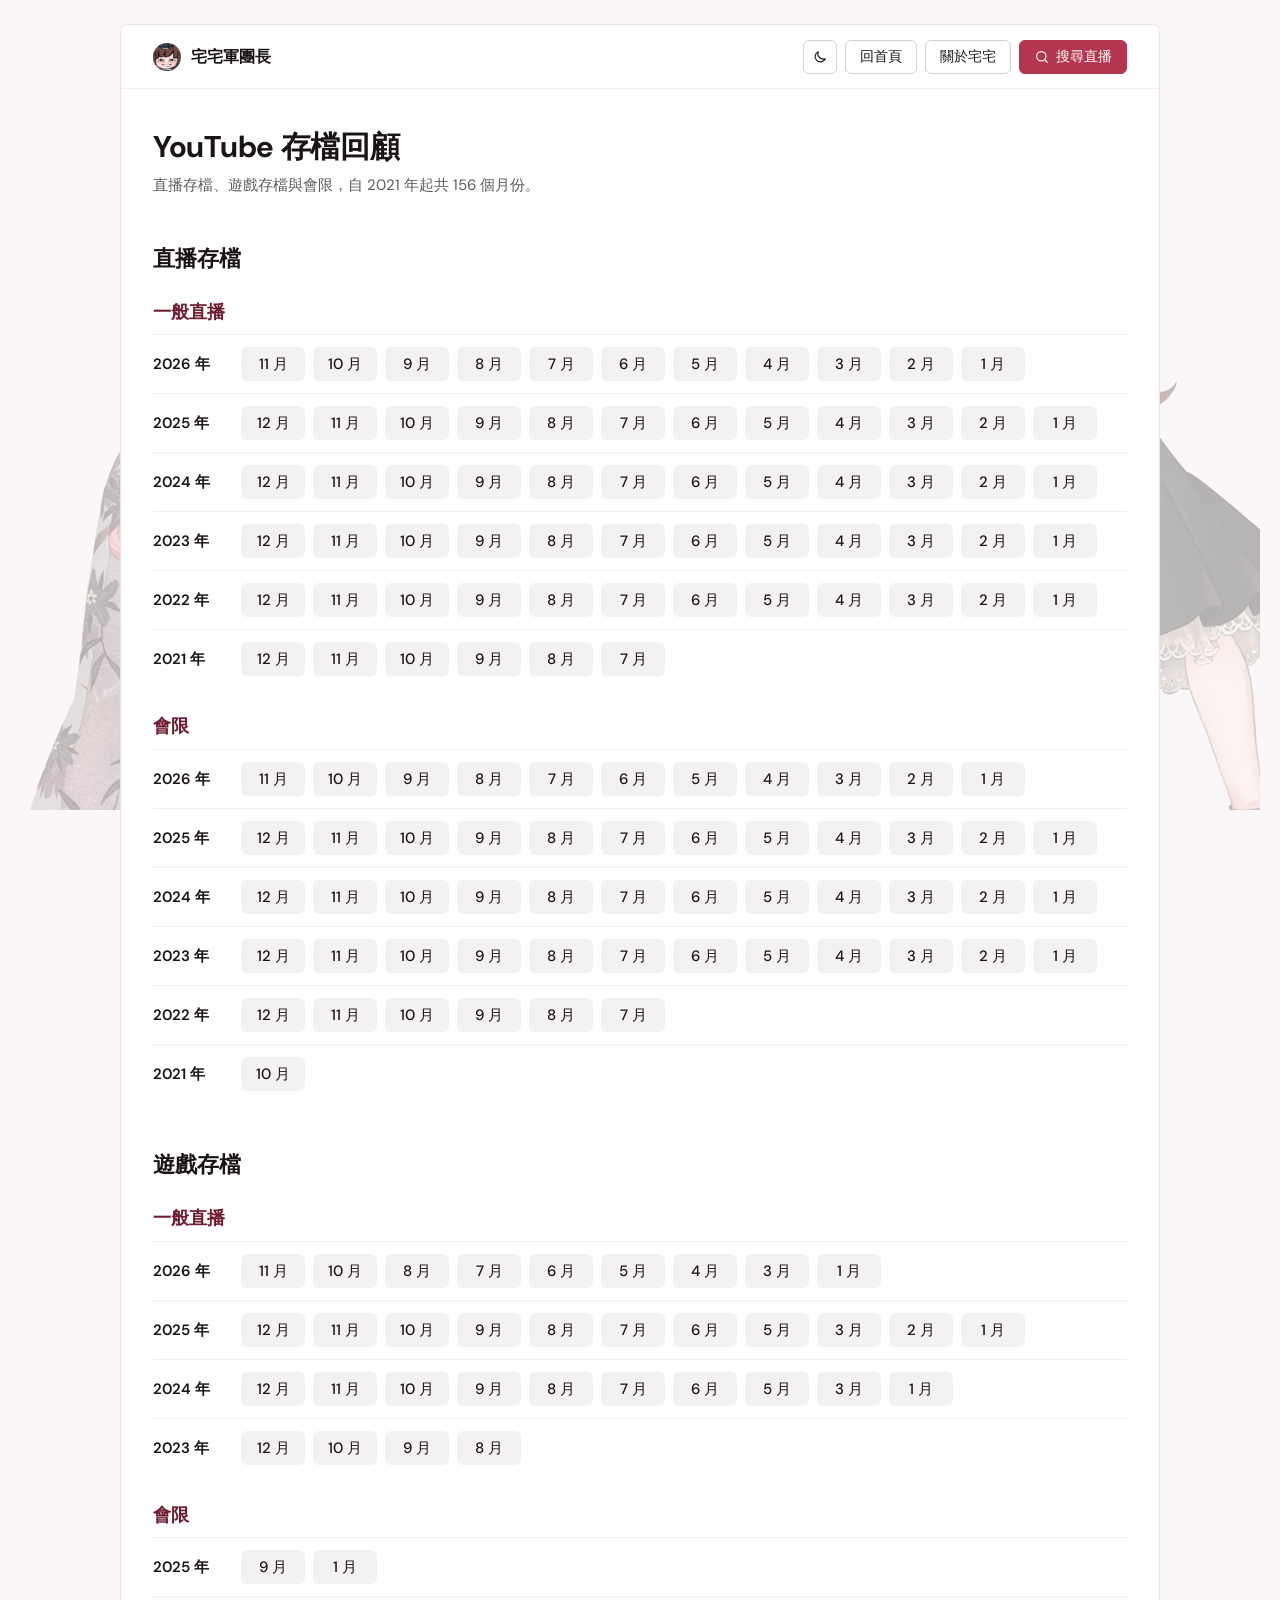
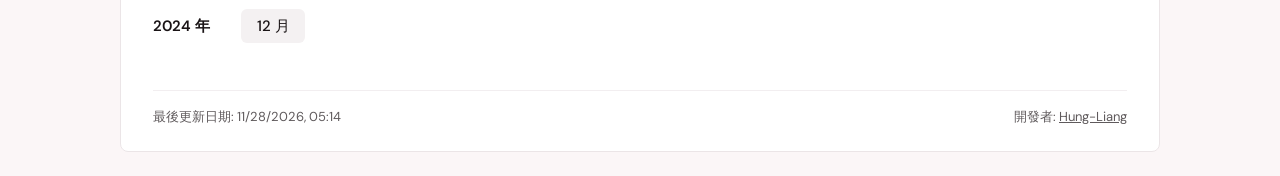
<file: index.html>
<!doctype html>
<html lang="zh-Hant">
  <head>
    <script
      async
      src="https://www.googletagmanager.com/gtag/js?id=G-6486NPH5LD"
    ></script>
    <script>
      window.dataLayer = window.dataLayer || [];
      function gtag() {
        dataLayer.push(arguments);
      }
      gtag("js", new Date());

      gtag("config", "G-6486NPH5LD");
    </script>
    <meta charset="UTF-8" />
    <meta name="viewport" content="width=device-width, initial-scale=1.0" />
    <title>宅宅軍團長Youtube回顧</title>
    <meta
      name="description"
      content="包含宅宅軍團長最新的直播存檔、遊戲存檔與會限影音，支援關鍵字與標籤過濾，方便隨時追溯歷史內容。"
    />
    <meta property="og:title" content="宅宅軍團長Youtube回顧" />
    <meta
      property="og:description"
      content="包含宅宅軍團長最新的直播存檔、遊戲存檔與會限影音，支援關鍵字與標籤過濾，方便隨時追溯歷史內容。"
    />
    <meta property="og:type" content="website" />
    <meta
      property="og:url"
      content="https://hung-liang.github.io/chu-archive-website/index.html"
    />
    <meta
      property="og:image"
      content="https://hung-liang.github.io/chu-archive-website/asset/icon.jpg"
    />
    <meta name="twitter:card" content="summary" />
    <meta name="twitter:title" content="宅宅軍團長Youtube存檔" />
    <meta
      name="twitter:description"
      content="包含宅宅軍團長最新的直播存檔、遊戲存檔與會限影音，支援關鍵字與標籤過濾，方便隨時追溯歷史內容。"
    />
    <meta
      name="twitter:image"
      content="https://hung-liang.github.io/chu-archive-website/asset/icon.jpg"
    />
    <link rel="icon" href="./asset/icon.jpg" type="image/jpg" />
    <link rel="manifest" href="./manifest.json" />
    <meta name="theme-color" content="#333333" />
    <script src="./scripts/theme.js"></script>
    <script>
      if ("serviceWorker" in navigator) {
        window.addEventListener("load", () => {
          navigator.serviceWorker
            .register("./sw.js")
            .then((registration) => {
              console.log(
                "Service Worker registered with scope:",
                registration.scope,
              );
            })
            .catch((error) => {
              console.log("Service Worker registration failed:", error);
            });
        });
      }
    </script>
    <link rel="preconnect" href="https://fonts.googleapis.com" />
    <link rel="preconnect" href="https://fonts.gstatic.com" crossorigin />
    <link
      href="https://fonts.googleapis.com/css2?family=DM+Sans:wght@400;500;600;700&display=swap"
      rel="stylesheet"
    />
    <link rel="stylesheet" href="./styles/main.css" />
    <style>
      /* Month index: one row per year, the year label beside its months */
      .year-row {
        display: grid;
        grid-template-columns: 72px 1fr;
        align-items: start;
        gap: 16px;
        padding: 12px 0;
        border-top: 1px solid var(--rule);
      }
      .year-label {
        margin: 0;
        line-height: var(--control-height);
        font-weight: 600;
        font-variant-numeric: tabular-nums;
      }
      ul {
        list-style: none;
        padding: 0;
        margin: 0;
        display: flex;
        flex-wrap: wrap;
        gap: 8px;
      }
      li a {
        display: inline-flex;
        align-items: center;
        justify-content: center;
        min-width: 64px;
        height: var(--control-height);
        padding: 0 12px;
        box-sizing: border-box;
        border-radius: var(--radius-control);
        background-color: var(--raised);
        font-weight: 500;
        font-variant-numeric: tabular-nums;
        transition:
          background-color 0.15s ease,
          color 0.15s ease;
      }
      li a:hover {
        background-color: var(--accent-soft);
        color: var(--accent-ink);
      }
      #list > ul {
        margin-top: 8px;
      }

      @media (max-width: 600px) {
        .year-row {
          grid-template-columns: 1fr;
          gap: 8px;
        }
        li {
          flex-grow: 1;
        }
        li a {
          width: 100%;
          height: 44px; /* Larger tap target */
        }
      }
    </style>
  </head>
  <body>
    <img
      src="./asset/left_image.webp"
      alt="Left Decor Image"
      class="side-image left"
      width="764"
      height="1000"
    />
    <img
      src="./asset/right_image.webp"
      alt="Right Decor Image"
      class="side-image right"
      width="703"
      height="1000"
    />

    <div class="container">
      <header class="top-bar">
        <div class="top-bar-start">
          <a href="index.html" class="brand">
            <img src="./asset/icon.jpg" alt="" width="28" height="28" />
            宅宅軍團長
          </a>
        </div>
        <div class="top-bar-actions">
          <button
            id="theme-toggle"
            class="theme-toggle-btn"
            title="切換深色模式"
            aria-label="切換深色模式"
          ></button>
          <a href="index.html" class="action-button">回首頁</a>
          <a
            href="https://portaly.cc/commanderotaku"
            target="_blank"
            class="action-button"
            >關於宅宅</a
          >
          <button id="open-search-popup" class="search-button">
            <svg class="icon" viewBox="0 0 24 24" fill="none" stroke="currentColor" stroke-width="1.75" stroke-linecap="round" aria-hidden="true"><circle cx="11" cy="11" r="7" /><path d="m20 20-3.5-3.5" /></svg>
            搜尋直播
          </button>
        </div>
      </header>

      <div class="page-title">
        <h1>YouTube 存檔回顧</h1>
        <p id="archive-summary" class="page-subtitle">
          直播存檔、遊戲存檔與會限，依月份整理。
        </p>
      </div>
      <div id="list">
        <!-- Skeleton Loaders -->
        <div class="skeleton-title" style="width: 30%; margin-top: 48px"></div>
        <div
          class="skeleton-title"
          style="width: 15%; height: 20px; margin-top: 15px"
        ></div>
        <ul>
          <li class="skeleton-pill"></li>
          <li class="skeleton-pill"></li>
          <li class="skeleton-pill"></li>
        </ul>
        <div class="skeleton-title" style="width: 30%; margin-top: 48px"></div>
        <div
          class="skeleton-title"
          style="width: 15%; height: 20px; margin-top: 15px"
        ></div>
        <ul>
          <li class="skeleton-pill"></li>
          <li class="skeleton-pill"></li>
          <li class="skeleton-pill"></li>
        </ul>
      </div>

      <div class="footer-info">
        <div id="last-update-info" class="last-update-info">
          最後更新日期: 載入中...
        </div>
        <div class="developer-info">
          開發者:
          <a href="https://github.com/Hung-Liang" target="_blank">Hung-Liang</a>
        </div>
      </div>
    </div>

    <div id="search-popup-overlay">
      <div id="search-popup-content">
        <span id="close-search-popup" role="button" aria-label="關閉">×</span>
        <h2>搜尋直播</h2>
        <input
          type="text"
          id="popup-search-input"
          placeholder="請輸入直播標題關鍵字"
        />
        <button id="perform-search-button" class="search-button">開始搜尋</button>
      </div>
    </div>

    <script src="./scripts/common.js"></script>
    <script>
      fetch("data/index.json")
        .then((res) => res.json())
        .then((index) => {
          const container = document.getElementById("list");
          container.innerHTML = ""; // Clear skeleton loaders

          // Define the desired order of categories (Life first, then Gaming)
          const orderedCategories = ["life", "gaming"];

          // Iterate through categories in the specified order
          orderedCategories.forEach((category) => {
            // Check if the category actually exists in the index data
            if (!index[category]) {
              return; // Skip if category data is missing
            }

            const categoryTitle = document.createElement("h2");
            // Set category title based on category key
            categoryTitle.textContent = CATEGORY_NAMES[category];
            container.appendChild(categoryTitle);

            // Define the desired order of sub-categories (Normal first, then Member)
            const orderedSubCategories = ["normal", "member"];

            // Iterate through sub-categories in the specified order
            orderedSubCategories.forEach((sub_category) => {
              // Check if the sub_category actually exists under the current category
              if (!index[category][sub_category]) {
                return; // Skip if sub_category data is missing
              }

              const subCategoryTitle = document.createElement("h3");
              // Set sub-category title based on sub_category key
              subCategoryTitle.textContent = SUB_CATEGORY_NAMES[sub_category];
              container.appendChild(subCategoryTitle);

              const yearsData = index[category][sub_category];
              const years = Object.keys(yearsData).sort((a, b) => b - a); // Sort years descending

              years.forEach((year) => {
                const yearRow = document.createElement("div");
                yearRow.className = "year-row";
                const yearText = document.createElement("p"); // Use p tag for year for now, can be h4
                yearText.className = "year-label";
                yearText.textContent = `${year} 年`;
                yearRow.appendChild(yearText);
                container.appendChild(yearRow);

                const ul = document.createElement("ul");
                yearsData[year]
                  .sort((a, b) => b - a) // Sort months descending
                  .forEach((month) => {
                    const li = document.createElement("li");
                    // Link to month.html, passing category and sub_category
                    li.innerHTML = `<a href="./pages/month.html?cat=${escapeHtml(category)}&sub=${escapeHtml(sub_category)}&y=${escapeHtml(year)}&m=${escapeHtml(month)}">${escapeHtml(month)} 月</a>`;
                    ul.appendChild(li);
                  });
                yearRow.appendChild(ul);
              });
            });
          });

          let monthCount = 0;
          let firstYear = Infinity;
          Object.values(index).forEach((subCategories) => {
            Object.values(subCategories).forEach((yearsData) => {
              Object.entries(yearsData).forEach(([year, months]) => {
                monthCount += months.length;
                firstYear = Math.min(firstYear, Number(year));
              });
            });
          });
          if (monthCount > 0) {
            document.getElementById("archive-summary").textContent =
              `直播存檔、遊戲存檔與會限，自 ${firstYear} 年起共 ${monthCount} 個月份。`;
          }
        })
        .catch((error) => {
          console.error("Error fetching index.json:", error);
          document.getElementById("list").innerHTML =
            "<p class='list-message error'>無法載入歷史資料，請稍後再試。</p>";
        });

      document.addEventListener("DOMContentLoaded", () => {
        const openSearchButton = document.getElementById("open-search-popup");
        const searchPopupOverlay = document.getElementById(
          "search-popup-overlay",
        );
        const closeSearchPopup = document.getElementById("close-search-popup");
        const popupSearchInput = document.getElementById("popup-search-input");
        const performSearchButton = document.getElementById(
          "perform-search-button",
        );

        // 載入最後更新日期
        loadLastUpdate("data/last_update.json");

        openSearchButton.addEventListener("click", () => {
          searchPopupOverlay.style.display = "flex";
          popupSearchInput.focus();
        });

        closeSearchPopup.addEventListener("click", () => {
          searchPopupOverlay.style.display = "none";
          popupSearchInput.value = "";
        });

        searchPopupOverlay.addEventListener("click", (event) => {
          if (event.target === searchPopupOverlay) {
            searchPopupOverlay.style.display = "none";
            popupSearchInput.value = "";
          }
        });

        function triggerSearch() {
          const query = popupSearchInput.value.trim();
          if (query) {
            window.location.href = `./pages/search_results.html?query=${encodeURIComponent(
              query,
            )}`;
          } else {
            // 使用自訂訊息框替代 alert
            const messageBox = document.createElement("div");
            messageBox.className = "message-box";
            messageBox.innerHTML = `
                <p>請輸入搜尋關鍵字！</p>
                <button class="search-button" onclick="this.parentNode.remove()">確定</button>
            `;
            document.body.appendChild(messageBox);
          }
        }

        performSearchButton.addEventListener("click", triggerSearch);

        popupSearchInput.addEventListener("keypress", (event) => {
          if (event.key === "Enter") {
            triggerSearch();
          }
        });
      });
    </script>
  </body>
</html>
</file>
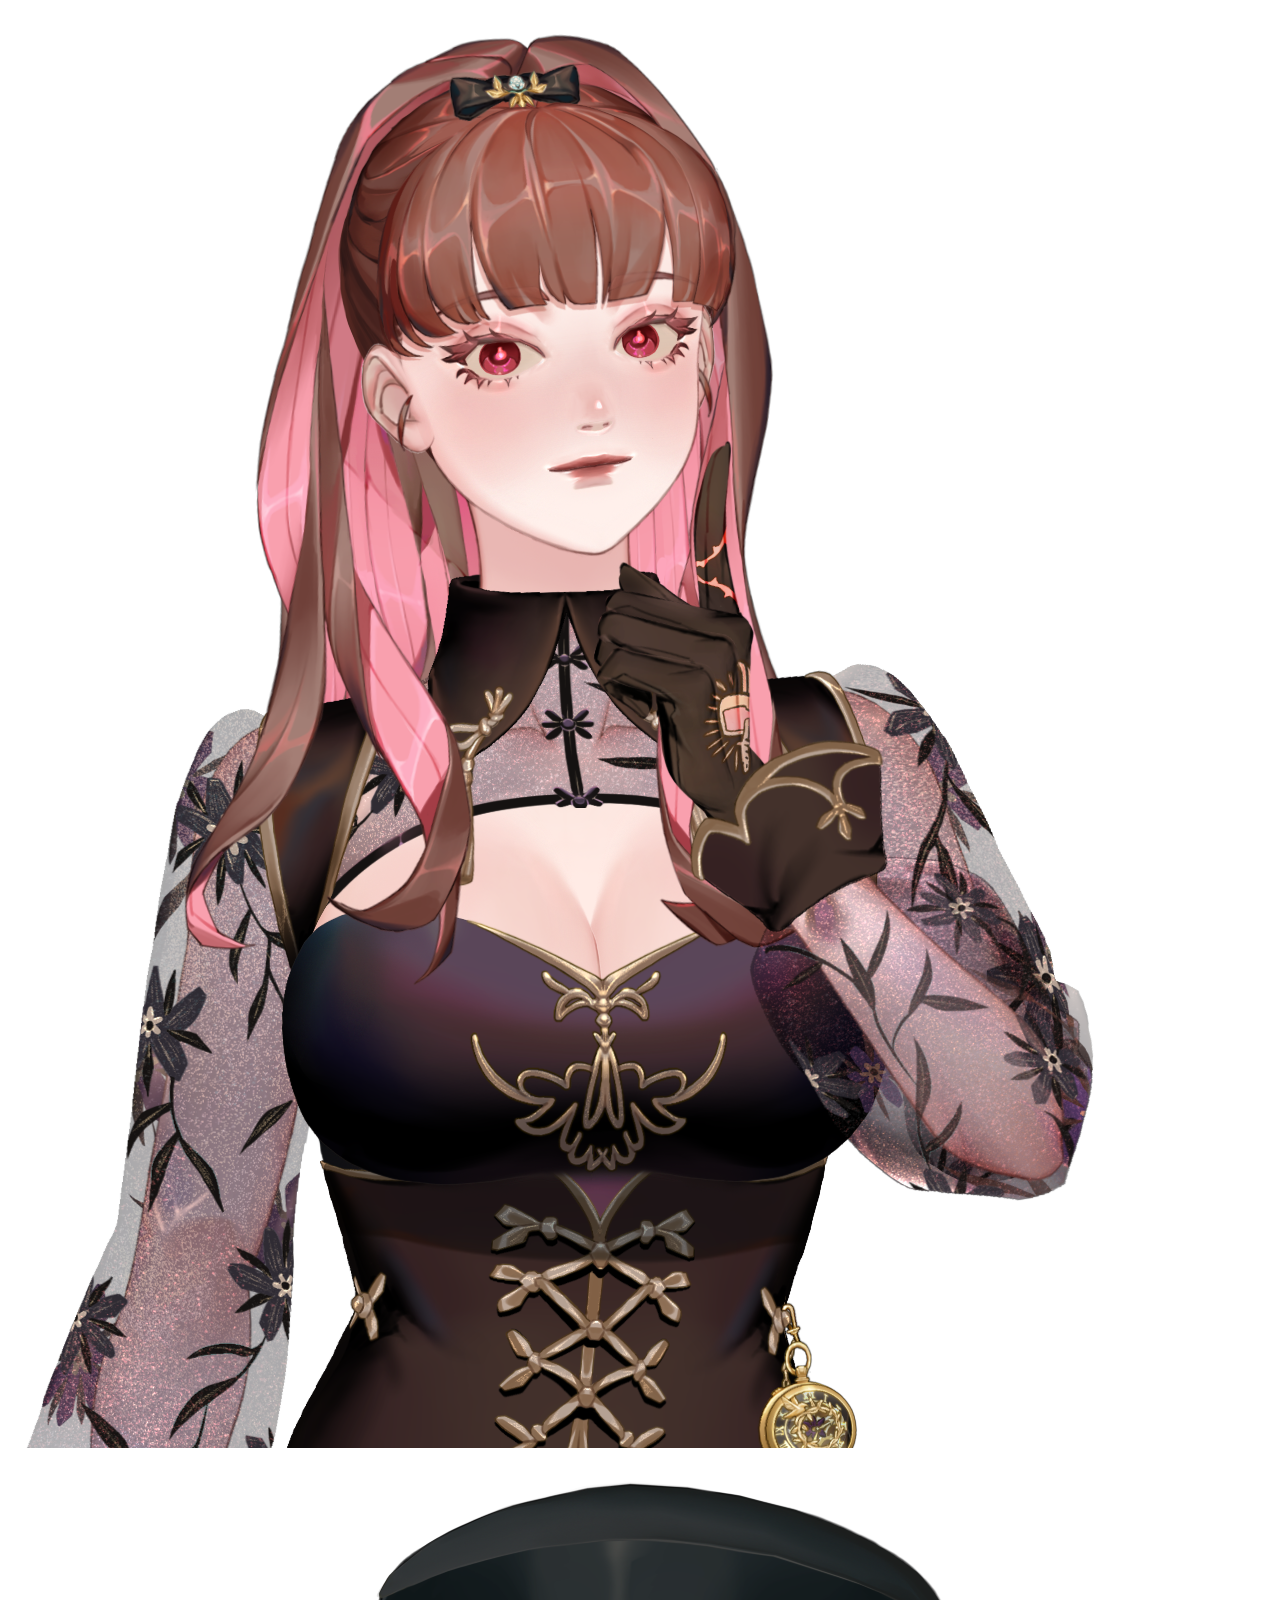
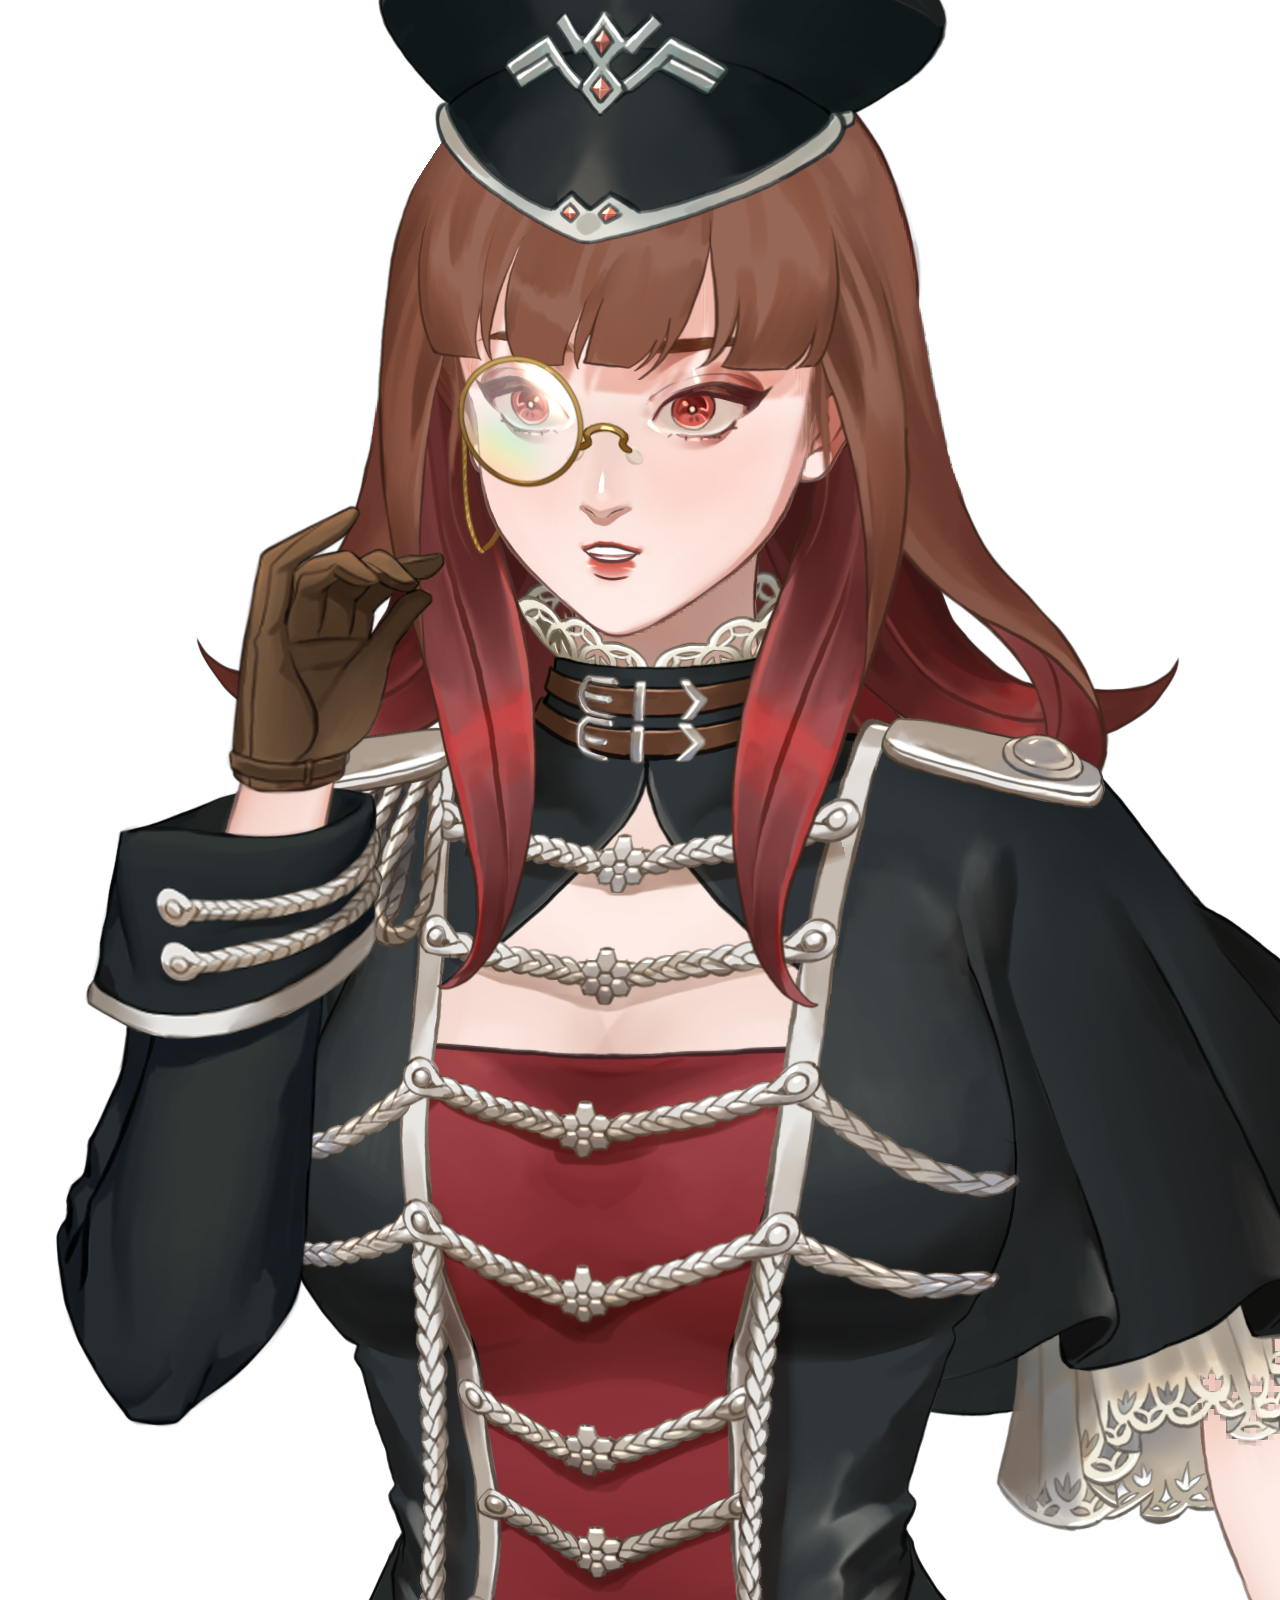
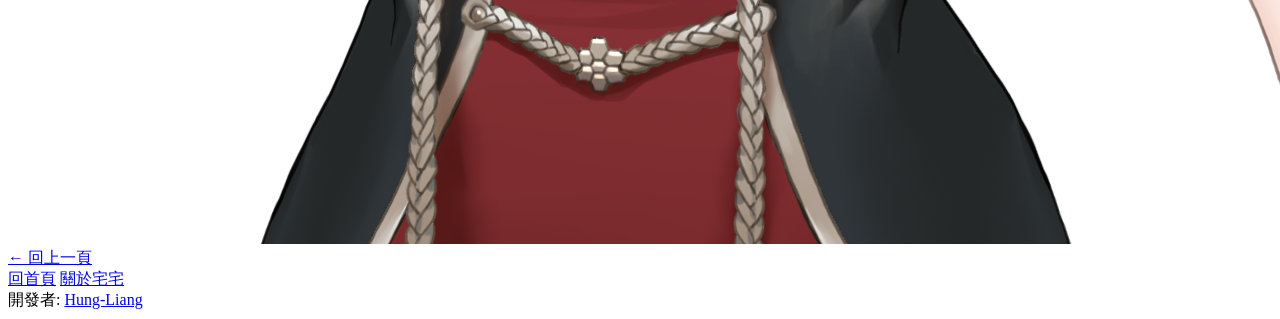
<file: month.html>
<!DOCTYPE html>
<html>
  <head>
    <meta charset="UTF-8" />
    <title>該月直播</title>
    <link rel="icon" href="./asset/icon.jpg" type="image/jpg" />
  </head>
  <body>
    <img
      src="./asset/left_image.png"
      alt="Left Decor Image"
      class="side-image left"
    />
    <img
      src="./asset/right_image.png"
      alt="Right Decor Image"
      class="side-image right"
    />

    <div class="container">
      <a href="javascript:history.back()" class="back-to-prev-button"
        >← 回上一頁</a
      >

      <div class="top-right-buttons">
        <a href="index.html" class="action-button">回首頁</a>
        <a
          href="https://portaly.cc/commanderotaku"
          target="_blank"
          class="action-button"
          >關於宅宅</a
        >
      </div>

      <div id="video-list"></div>

      <div class="developer-info">
        開發者:
        <a href="https://github.com/Hung-Liang" target="_blank">Hung-Liang</a>
      </div>
    </div>

    <script src="scripts/render.js"></script>
  </body>
</html>
</file>
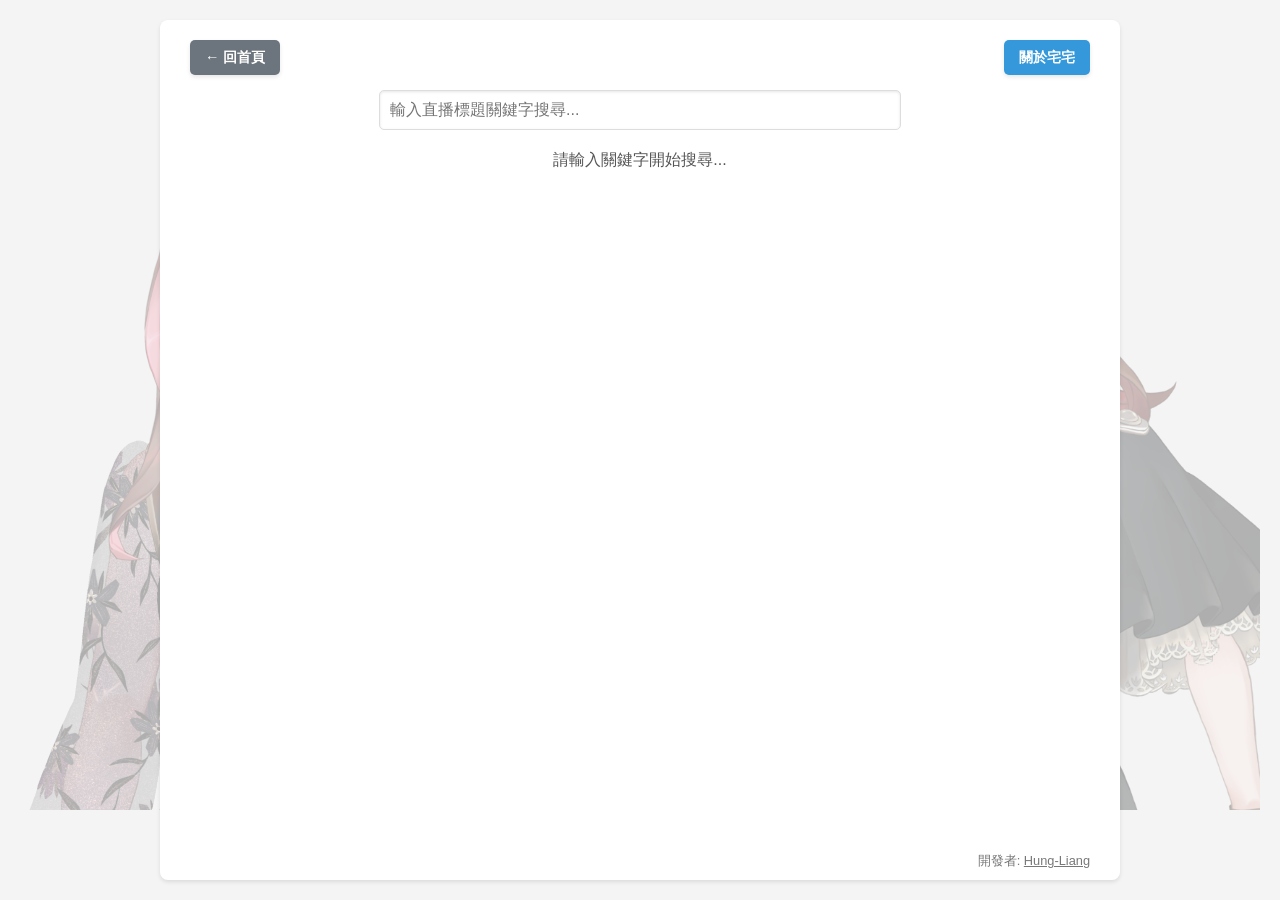
<file: search_results.html>
<!DOCTYPE html>
<html>
  <head>
    <meta charset="UTF-8" />
    <title>搜尋結果</title>
    <link rel="icon" href="./asset/icon.jpg" type="image/jpg" />
    <style>
      body {
        font-family: Arial, sans-serif;
        margin: 0;
        background-color: #f4f4f4;
        color: #333;
      }
      .container {
        max-width: 960px;
        margin: 20px auto;
        background-color: #fff;
        padding: 20px 30px;
        border-radius: 8px;
        box-shadow: 0 2px 4px rgba(0, 0, 0, 0.1);
        position: relative;
        min-height: calc(100vh - 40px);
        box-sizing: border-box;
      }

      /* Images */
      .side-image {
        position: fixed;
        top: 50%;
        transform: translateY(-50%);
        z-index: -1;
        opacity: 0.3;
        max-height: 80vh;
        width: auto;
      }
      .side-image.left {
        left: 20px;
      }
      .side-image.right {
        right: 20px;
      }
      @media (max-width: 1200px) {
        .side-image {
          opacity: 0.15;
        }
      }
      @media (max-width: 992px) {
        .side-image {
          display: none;
        }
      }

      /* Buttons */
      .back-to-prev-button {
        position: absolute;
        top: 20px;
        left: 30px;
        display: inline-block;
        padding: 8px 15px;
        background-color: #6c757d;
        color: white;
        text-decoration: none;
        border-radius: 5px;
        transition: background-color 0.3s ease, transform 0.2s ease;
        font-weight: bold;
        box-shadow: 0 2px 4px rgba(0, 0, 0, 0.1);
        font-size: 0.9em;
        z-index: 10;
      }
      .back-to-prev-button:hover {
        background-color: #5a6268;
        transform: translateY(-2px);
      }
      .back-to-prev-button:active {
        transform: translateY(0);
        box-shadow: 0 1px 2px rgba(0, 0, 0, 0.2);
      }

      .top-right-buttons {
        position: absolute;
        top: 20px;
        right: 30px;
        display: flex;
        gap: 10px;
      }
      .action-button {
        display: inline-block;
        padding: 8px 15px;
        background-color: #3498db;
        color: white;
        text-decoration: none;
        border-radius: 5px;
        transition: background-color 0.3s ease, transform 0.2s ease;
        font-weight: bold;
        box-shadow: 0 2px 4px rgba(0, 0, 0, 0.1);
        font-size: 0.9em;
      }
      .action-button:hover {
        background-color: #2980b9;
        transform: translateY(-2px);
      }
      .action-button:active {
        transform: translateY(0);
        box-shadow: 0 1px 2px rgba(0, 0, 0, 0.2);
      }

      /* Search Specific Styles */
      #search-input-container {
        margin-top: 50px; /* Space for top buttons */
        text-align: center;
        margin-bottom: 20px;
      }
      #search-input {
        width: 80%;
        max-width: 500px;
        padding: 10px;
        border: 1px solid #ddd;
        border-radius: 5px;
        font-size: 1em;
        box-shadow: inset 0 1px 3px rgba(0, 0, 0, 0.1);
      }

      /* Video List Styles */
      #video-list {
        /* No longer a direct grid, content is grouped within */
        padding: 20px 0;
      }
      .video-group {
        margin-bottom: 30px;
      }
      .video-group h2 {
        color: #34495e;
        margin-top: 25px;
        padding-bottom: 5px;
        border-bottom: 2px solid #eee; /* Stronger border for categories */
      }
      .video-group h3 {
        color: #2980b9;
        margin-top: 15px;
        padding-bottom: 3px;
        border-bottom: 1px solid #eee; /* Lighter border for sub-categories */
      }
      .video-grid {
        display: grid;
        grid-template-columns: repeat(auto-fill, minmax(320px, 1fr));
        gap: 20px;
        padding-top: 10px;
      }

      .video-item {
        background-color: #fff;
        border: 1px solid #ddd;
        border-radius: 8px;
        overflow: hidden;
        box-shadow: 0 2px 4px rgba(0, 0, 0, 0.1);
        text-align: center;
        transition: transform 0.2s ease-in-out;
      }
      .video-item:hover {
        transform: translateY(-5px);
      }
      .video-item a {
        display: block;
        padding-bottom: 10px;
        color: inherit;
        text-decoration: none;
      }
      .video-item img {
        max-width: 100%;
        height: auto;
        border-bottom: 1px solid #eee;
        margin-bottom: 10px;
      }
      .video-item .video-title {
        font-weight: bold;
        padding: 0 10px;
        margin-bottom: 5px;
        color: #333;
      }
      .video-item .video-meta {
        font-size: 0.85em;
        color: #777;
        padding: 0 10px;
        margin-top: -3px;
        margin-bottom: 5px;
      }
      .video-item .video-date {
        font-size: 0.9em;
        color: #666;
        padding: 0 10px;
      }

      /* Developer Info */
      .developer-info {
        position: absolute;
        bottom: 10px;
        right: 30px;
        font-size: 0.8em;
        color: #777;
      }
      .developer-info a {
        color: #777;
        text-decoration: underline;
        font-weight: normal;
      }
      .developer-info a:hover {
        color: #333;
      }
    </style>
  </head>
  <body>
    <img
      src="./asset/left_image.png"
      alt="Left Decor Image"
      class="side-image left"
    />
    <img
      src="./asset/right_image.png"
      alt="Right Decor Image"
      class="side-image right"
    />

    <div class="container">
      <a href="index.html" class="back-to-prev-button">← 回首頁</a>

      <div class="top-right-buttons">
        <a
          href="https://portaly.cc/commanderotaku"
          target="_blank"
          class="action-button"
          >關於宅宅</a
        >
      </div>

      <div id="search-input-container">
        <input
          type="text"
          id="search-input"
          placeholder="輸入直播標題關鍵字搜尋..."
        />
      </div>

      <div
        id="search-results-info"
        style="text-align: center; margin-bottom: 20px; color: #555"
      ></div>

      <div id="video-list"></div>

      <div class="developer-info">
        開發者:
        <a href="https://github.com/Hung-Liang" target="_blank">Hung-Liang</a>
      </div>
    </div>

    <script>
      document.addEventListener("DOMContentLoaded", () => {
        const searchInput = document.getElementById("search-input");
        const videoListContainer = document.getElementById("video-list");
        const searchResultsInfo = document.getElementById(
          "search-results-info"
        );

        let allVideosIndexData = [];

        const urlParams = new URLSearchParams(window.location.search);
        const initialSearchTerm = urlParams.get("query") || "";
        searchInput.value = initialSearchTerm;

        function getCategoryDisplayName(category) {
          if (category === "life") {
            return "直播回放";
          } else if (category === "gaming") {
            return "遊戲回放";
          }
          return "";
        }

        function getSubCategoryDisplayName(subCategory) {
          if (subCategory === "normal") {
            return "一般直播";
          } else if (subCategory === "member") {
            return "會限";
          }
          return "";
        }

        function renderSearchResults(results) {
          videoListContainer.innerHTML = "";

          if (results.length === 0) {
            videoListContainer.innerHTML =
              "<p style='text-align: center; margin-top: 50px;'>沒有找到符合條件的直播。</p>";
            searchResultsInfo.textContent = `共找到 0 筆結果。`;
            return;
          }

          const groupedVideos = {};
          results.forEach((video) => {
            const category = video.category;
            const subCategory = video.subCategory;

            if (!groupedVideos[category]) {
              groupedVideos[category] = {};
            }
            if (!groupedVideos[category][subCategory]) {
              groupedVideos[category][subCategory] = [];
            }
            groupedVideos[category][subCategory].push(video);
          });

          const orderedCategories = ["life", "gaming"];
          const orderedSubCategories = ["normal", "member"];

          let totalDisplayedVideos = 0;

          orderedCategories.forEach((categoryKey) => {
            if (groupedVideos[categoryKey]) {
              const categoryDiv = document.createElement("div");
              categoryDiv.className = "video-group";

              const categoryTitle = document.createElement("h2");
              categoryTitle.textContent = getCategoryDisplayName(categoryKey);
              categoryDiv.appendChild(categoryTitle);

              orderedSubCategories.forEach((subCategoryKey) => {
                if (groupedVideos[categoryKey][subCategoryKey]) {
                  const subCategoryDiv = document.createElement("div");
                  subCategoryDiv.className = "video-subgroup";

                  const subCategoryTitle = document.createElement("h3");
                  subCategoryTitle.textContent =
                    getSubCategoryDisplayName(subCategoryKey);
                  subCategoryDiv.appendChild(subCategoryTitle);

                  const videoGrid = document.createElement("div");
                  videoGrid.className = "video-grid";

                  groupedVideos[categoryKey][subCategoryKey].forEach(
                    (video) => {
                      const div = document.createElement("div");
                      div.className = "video-item";
                      const youtubeUrl = `https://www.youtube.com/watch?v=${video.videoId}`;

                      div.innerHTML = `
                            <a href="${youtubeUrl}" target="_blank">
                              <img src="${video.thumbnail}" alt="${
                        video.title
                      }" width="320">
                              <p class="video-title">${video.title}</p>
                              <p class="video-meta">
                                (${video.year}年${video.month}月)
                              </p>
                              <p class="video-date">${new Date(
                                video.publishedAt
                              ).toLocaleDateString()}</p>
                            </a>
                          `;
                      videoGrid.appendChild(div);
                      totalDisplayedVideos++;
                    }
                  );
                  subCategoryDiv.appendChild(videoGrid);
                  categoryDiv.appendChild(subCategoryDiv);
                }
              });
              videoListContainer.appendChild(categoryDiv);
            }
          });

          searchResultsInfo.textContent = `共找到 ${totalDisplayedVideos} 筆結果。`;
        }

        function performSearch() {
          const query = searchInput.value.toLowerCase().trim();
          if (query === "") {
            renderSearchResults([]);
            searchResultsInfo.textContent = "請輸入關鍵字開始搜尋...";
            return;
          }

          const filteredResults = allVideosIndexData.filter((video) =>
            video.title.toLowerCase().includes(query)
          );
          renderSearchResults(filteredResults);
        }

        fetch("./data/all_videos_index.json")
          .then((res) => {
            if (!res.ok) {
              throw new Error(
                `HTTP error! status: ${res.status} for ${res.url}`
              );
            }
            return res.json();
          })
          .then((data) => {
            allVideosIndexData = data;
            if (initialSearchTerm) {
              performSearch();
            } else {
              searchResultsInfo.textContent = "請輸入關鍵字開始搜尋...";
            }
          })
          .catch((error) => {
            console.error("Error fetching all_videos_index.json:", error);
            videoListContainer.innerHTML = `<p style='text-align: center; margin-top: 50px; color: red;'>無法載入搜尋資料，請稍後再試。</p><p style='text-align: center; color: red;'>錯誤: ${error.message}</p>`;
          });

        searchInput.addEventListener("input", performSearch);
      });
    </script>
  </body>
</html>
</file>
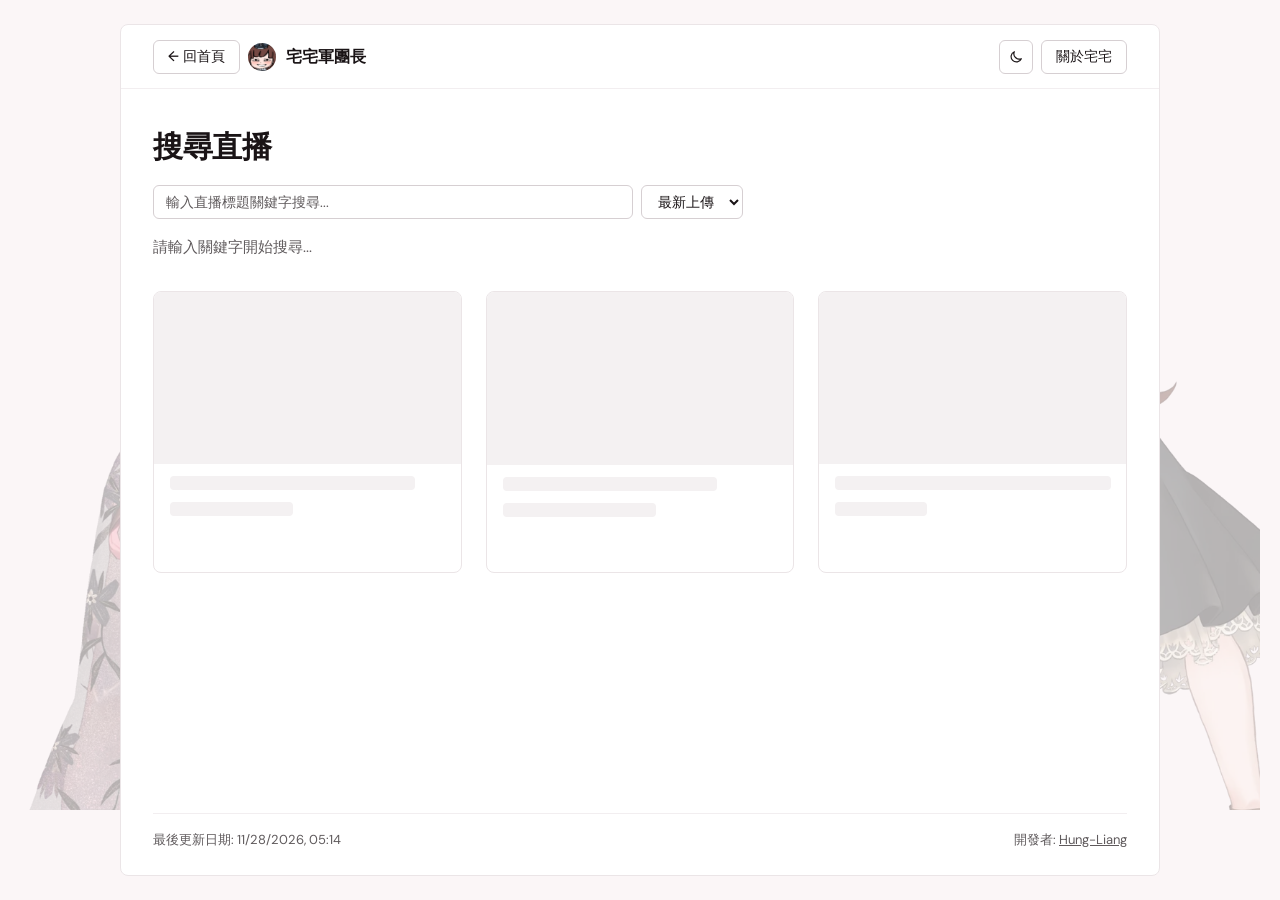
<file: pages/search_results.html>
<!doctype html>
<html lang="zh-Hant">
  <head>
    <script
      async
      src="https://www.googletagmanager.com/gtag/js?id=G-6486NPH5LD"
    ></script>
    <script>
      window.dataLayer = window.dataLayer || [];
      function gtag() {
        dataLayer.push(arguments);
      }
      gtag("js", new Date());

      gtag("config", "G-6486NPH5LD");
    </script>
    <meta charset="UTF-8" />
    <meta name="viewport" content="width=device-width, initial-scale=1.0" />
    <title>搜尋結果 - 宅宅軍團長回顧</title>
    <meta
      name="description"
      content="在宅宅軍團長所有的歷史直播與遊戲存檔中搜尋精華內容。"
    />
    <meta property="og:title" content="搜尋結果 - 宅宅軍團長回顧" />
    <meta
      property="og:description"
      content="在宅宅軍團長所有的歷史直播與遊戲存檔中搜尋精華內容。"
    />
    <meta property="og:type" content="website" />
    <meta
      property="og:image"
      content="https://hung-liang.github.io/chu-archive-website/asset/icon.jpg"
    />
    <meta name="twitter:card" content="summary" />
    <meta name="twitter:title" content="搜尋結果 - 宅宅軍團長Youtube存檔" />
    <meta
      name="twitter:description"
      content="在宅宅軍團長所有的歷史直播與遊戲存檔中搜尋精華內容。"
    />

    <meta
      name="twitter:image"
      content="https://hung-liang.github.io/chu-archive-website/asset/icon.jpg"
    />
    <link rel="icon" href="../asset/icon.jpg" type="image/jpg" />
    <link rel="manifest" href="../manifest.json" />
    <meta name="theme-color" content="#333333" />
    <script>
      if ("serviceWorker" in navigator) {
        window.addEventListener("load", () => {
          navigator.serviceWorker
            .register("../sw.js")
            .then((registration) => {
              console.log(
                "Service Worker registered with scope:",
                registration.scope,
              );
            })
            .catch((error) => {
              console.log("Service Worker registration failed:", error);
            });
        });
      }
    </script>
    <script src="../scripts/theme.js"></script>
    <link rel="preconnect" href="https://fonts.googleapis.com" />
    <link rel="preconnect" href="https://fonts.gstatic.com" crossorigin />
    <link
      href="https://fonts.googleapis.com/css2?family=DM+Sans:wght@400;500;600;700&display=swap"
      rel="stylesheet"
    />
    <link rel="stylesheet" href="../styles/main.css" />
    <style>
      .search-toolbar {
        margin-top: 20px;
        display: flex;
        flex-wrap: wrap;
        gap: 8px;
      }
      #search-input {
        flex: 1 1 320px;
        max-width: 480px;
      }
      #search-results-info {
        margin: 16px 0 0;
        color: var(--muted);
      }
      .video-group h2 {
        margin-top: 40px;
      }
      .video-subgroup h3 {
        margin: 16px 0 16px;
      }
      .video-subgroup + .video-subgroup {
        margin-top: 32px;
      }

      @media (max-width: 600px) {
        #search-input,
        #sort-select {
          flex-basis: 100%;
          max-width: none;
          height: 44px;
        }
      }
    </style>
  </head>
  <body>
    <img
      src="../asset/left_image.webp"
      alt="Left Decor Image"
      class="side-image left"
      width="764"
      height="1000"
    />
    <img
      src="../asset/right_image.webp"
      alt="Right Decor Image"
      class="side-image right"
      width="703"
      height="1000"
    />

    <div class="container">
      <header class="top-bar">
        <div class="top-bar-start">
          <a href="../index.html" class="back-to-prev-button">← 回首頁</a>
          <a href="../index.html" class="brand">
            <img src="../asset/icon.jpg" alt="" width="28" height="28" />
            宅宅軍團長
          </a>
        </div>
        <div class="top-bar-actions">
          <button
            id="theme-toggle"
            class="theme-toggle-btn"
            title="切換深色模式"
            aria-label="切換深色模式"
          ></button>
          <a
            href="https://portaly.cc/commanderotaku"
            target="_blank"
            class="action-button"
            >關於宅宅</a
          >
        </div>
      </header>

      <div class="page-title">
        <h1>搜尋直播</h1>
        <div id="search-input-container" class="search-toolbar">
          <input
            type="text"
            id="search-input"
            placeholder="輸入直播標題關鍵字搜尋..."
            aria-label="搜尋關鍵字"
          />
          <select id="sort-select" aria-label="排序">
            <option value="newest">最新上傳</option>
            <option value="oldest">最舊上傳</option>
          </select>
        </div>
        <p id="search-results-info"></p>
      </div>

      <div id="video-list">
        <!-- Skeleton Loaders -->
        <div class="video-grid">
          <div class="skeleton-card">
            <div class="skeleton-image"></div>
            <div class="skeleton-text" style="width: 80%"></div>
            <div class="skeleton-text" style="width: 40%"></div>
          </div>
          <div class="skeleton-card">
            <div class="skeleton-image"></div>
            <div class="skeleton-text" style="width: 70%"></div>
            <div class="skeleton-text" style="width: 50%"></div>
          </div>
          <div class="skeleton-card">
            <div class="skeleton-image"></div>
            <div class="skeleton-text" style="width: 90%"></div>
            <div class="skeleton-text" style="width: 30%"></div>
          </div>
        </div>
      </div>

      <div class="footer-info">
        <div id="last-update-info" class="last-update-info">
          最後更新日期: 載入中...
        </div>
        <div class="developer-info">
          開發者:
          <a href="https://github.com/Hung-Liang" target="_blank">Hung-Liang</a>
        </div>
      </div>
    </div>

    <script src="../scripts/common.js"></script>
    <script>
      document.addEventListener("DOMContentLoaded", () => {
        const searchInput = document.getElementById("search-input");
        const sortSelect = document.getElementById("sort-select");
        const videoListContainer = document.getElementById("video-list");
        const searchResultsInfo = document.getElementById(
          "search-results-info",
        );

        let allVideosIndexData = [];
        let searchDataReady = false;

        const urlParams = new URLSearchParams(window.location.search);
        const initialSearchTerm = urlParams.get("query") || "";
        const initialTagSearch = urlParams.get("tag") || ""; // Get tag from URL

        // Set search input value based on initial search term or tag
        if (initialTagSearch) {
          searchInput.value = `#${initialTagSearch}`;
        } else if (initialSearchTerm) {
          searchInput.value = initialSearchTerm;
        }

        // Load last update date
        loadLastUpdate("../data/last_update.json");

        function getCategoryDisplayName(category) {
          return CATEGORY_NAMES[category] || "";
        }

        function getSubCategoryDisplayName(subCategory) {
          return SUB_CATEGORY_NAMES[subCategory] || "";
        }

        function renderSearchResults(results) {
          videoListContainer.innerHTML = "";

          if (results.length === 0) {
            videoListContainer.innerHTML =
              "<p class='list-message'>沒有找到符合條件的直播。</p>";
            searchResultsInfo.textContent = `共找到 0 筆結果。`;
            return;
          }

          // all_videos_index.json is already newest-first (sorted by update.py)
          const sortedResults =
            sortSelect.value === "oldest" ? [...results].reverse() : results;

          const groupedVideos = {};
          sortedResults.forEach((video) => {
            const category = video.category;
            const subCategory = video.subCategory;

            if (!groupedVideos[category]) {
              groupedVideos[category] = {};
            }
            if (!groupedVideos[category][subCategory]) {
              groupedVideos[category][subCategory] = [];
            }
            groupedVideos[category][subCategory].push(video);
          });

          const orderedCategories = ["life", "gaming"];
          const orderedSubCategories = ["normal", "member"];

          let totalDisplayedVideos = 0;

          orderedCategories.forEach((categoryKey) => {
            if (groupedVideos[categoryKey]) {
              const categoryDiv = document.createElement("div");
              categoryDiv.className = "video-group";

              const categoryTitle = document.createElement("h2");
              categoryTitle.textContent = getCategoryDisplayName(categoryKey);
              categoryDiv.appendChild(categoryTitle);

              orderedSubCategories.forEach((subCategoryKey) => {
                if (groupedVideos[categoryKey][subCategoryKey]) {
                  const subCategoryDiv = document.createElement("div");
                  subCategoryDiv.className = "video-subgroup";

                  const subCategoryTitle = document.createElement("h3");
                  subCategoryTitle.textContent =
                    getSubCategoryDisplayName(subCategoryKey);
                  subCategoryDiv.appendChild(subCategoryTitle);

                  const videoGrid = document.createElement("div");
                  videoGrid.className = "video-grid";

                  groupedVideos[categoryKey][subCategoryKey].forEach(
                    (video) => {
                      videoGrid.appendChild(
                        renderVideoItem(video, {
                          subCategory: video.subCategory,
                          showMonth: true,
                        }),
                      );
                      totalDisplayedVideos++;
                    },
                  );
                  subCategoryDiv.appendChild(videoGrid);
                  categoryDiv.appendChild(subCategoryDiv);
                }
              });
              videoListContainer.appendChild(categoryDiv);
            }
          });

          searchResultsInfo.textContent = `共找到 ${totalDisplayedVideos} 筆結果。`;
        }

        // False while data is still loading, and after a failed load so the
        // error message stays on screen
        function canRenderSearch() {
          return searchDataReady;
        }

        function refreshSearchView() {
          if (!canRenderSearch()) {
            return;
          }
          // Perform search based on initial query or tag
          // The performSearch function now handles both single and multiple tags
          if (searchInput.value.trim()) {
            performSearch();
          } else {
            // Otherwise, prompt user to search
            searchResultsInfo.textContent = "請輸入關鍵字開始搜尋...";
          }
        }

        function performSearch() {
          if (!canRenderSearch()) {
            return;
          }
          const query = searchInput.value.toLowerCase().trim();
          if (query === "") {
            renderSearchResults([]);
            searchResultsInfo.textContent = "請輸入關鍵字開始搜尋...";
            return;
          }

          const filteredResults = filterVideos(allVideosIndexData, query);

          // If the query starts with '#', treat it as a tag search
          if (query.startsWith("#")) {
            const { searchTags } = parseTagQuery(allVideosIndexData, query);

            if (searchTags.length === 0) {
              renderSearchResults([]);
              searchResultsInfo.textContent = "請輸入有效的標籤關鍵字。";
              return;
            }

            renderSearchResults(filteredResults);
            const tagsDisplay = searchTags.map((tag) => `"${tag}"`).join(", ");
            searchResultsInfo.textContent = `共找到 ${filteredResults.length} 筆包含標籤 ${tagsDisplay} 的結果。`;
          } else {
            // Otherwise, perform a title search
            renderSearchResults(filteredResults);
            searchResultsInfo.textContent = `共找到 ${filteredResults.length} 筆結果。`;
          }
        }

        // Fetch all videos index data
        fetch("../data/all_videos_index.json")
          .then((res) => {
            if (!res.ok) {
              throw new Error(
                `HTTP error! status: ${res.status} for ${res.url}`,
              );
            }
            return res.json();
          })
          .then((data) => {
            allVideosIndexData = data;
            searchDataReady = true;
            refreshSearchView();
          })
          .catch((error) => {
            console.error("Error fetching all_videos_index.json:", error);
            searchDataReady = false;
            videoListContainer.innerHTML = `<p class='list-message error'>無法載入搜尋資料，請稍後再試。<br>錯誤: ${escapeHtml(error.message)}</p>`;
          });

        // Debounce typing so each keystroke doesn't rebuild every result card.
        let searchDebounceTimer;
        searchInput.addEventListener("input", () => {
          clearTimeout(searchDebounceTimer);
          searchDebounceTimer = setTimeout(performSearch, 150);
        });
        sortSelect.addEventListener("change", performSearch);
      });
    </script>
  </body>
</html>
</file>
<file: styles/main.css>
/* Design tokens (accent-ladder style; the accent is the rose of the channel icon) */
:root {
  --ground: #fbf6f7;
  --surface: #ffffff;
  --raised: #f4f1f2;
  --border: #ebe5e7;
  --rule: #f2eef0;
  --control: #d6cfd2;
  --text: #1a1416;
  --muted: #5f5a5c;
  --accent: #b3354f;
  --accent-hover: #962a41;
  --accent-soft: #fcf0f3;
  --accent-track: #f6d9e0;
  --accent-ink: #6e1c2f;
  --negative: #c4242a;
  --primary-ink: #ffffff;
  --overlay: rgba(20, 12, 15, 0.55);

  --radius-card: 8px;
  --radius-control: 6px;
  --radius-chip: 4px;
  --gap: 24px;
  --pad: 32px;
  --control-height: 34px;

  --font: "DM Sans", "Noto Sans TC", "PingFang TC", "Microsoft JhengHei", system-ui, sans-serif;
  --fs-title: 30px;
  --fs-section: 18px;
  --fs-body: 15px;
  --fs-small: 13px;
}

html.dark-mode {
  --ground: #000000;
  --surface: #111111;
  --raised: #1f1f1f;
  --border: #2e2e2e;
  --rule: #1f1f1f;
  --control: #444444;
  --text: #ffffff;
  --muted: #b4b4b4;
  --accent: #e07a90;
  --accent-hover: #ea96a8;
  --accent-soft: #2a1a1f;
  --accent-track: #3a2329;
  --accent-ink: #f2b6c3;
  --negative: #e5566f;
  --primary-ink: #1a0a0f;
  --overlay: rgba(0, 0, 0, 0.7);
  color-scheme: dark;
}

/* Base */
body {
  margin: 0;
  font-family: var(--font);
  font-size: var(--fs-body);
  line-height: 1.6;
  background-color: var(--ground);
  color: var(--text);
}

.container {
  max-width: 1040px;
  margin: 24px auto;
  padding: 0 var(--pad) 96px;
  background-color: var(--surface);
  border: 1px solid var(--border);
  border-radius: var(--radius-card);
  position: relative; /* For positioning the footer inside */
  min-height: calc(100vh - 48px);
  box-sizing: border-box; /* Include padding in height calculation */
}

a {
  color: var(--text);
  text-decoration: none;
}

a:hover {
  color: var(--accent);
}

:focus-visible {
  outline: 2px solid var(--accent);
  outline-offset: 2px;
}

h1 {
  font-size: var(--fs-title);
  font-weight: 700;
  line-height: 1.2;
  letter-spacing: -0.01em;
  margin: 0;
}

h2 {
  font-size: 22px;
  font-weight: 600;
  line-height: 1.3;
  margin: 48px 0 0;
}

h3 {
  font-size: var(--fs-section);
  font-weight: 600;
  color: var(--accent-ink);
  margin: 24px 0 8px;
}

.page-title {
  margin: 40px 0 32px;
}

.page-subtitle {
  margin: 8px 0 0;
  color: var(--muted);
}

/* Top bar: wordmark on the left, actions on the right */
.top-bar {
  display: flex;
  align-items: center;
  justify-content: space-between;
  gap: 16px;
  min-height: 64px;
  margin: 0 calc(-1 * var(--pad));
  padding: 12px var(--pad);
  border-bottom: 1px solid var(--rule);
  box-sizing: border-box;
}

.top-bar-start,
.top-bar-actions {
  display: flex;
  align-items: center;
  gap: 8px;
  flex-wrap: wrap;
}

.brand {
  display: inline-flex;
  align-items: center;
  gap: 10px;
  font-weight: 700;
  font-size: 16px;
}

.brand img {
  width: 28px;
  height: 28px;
  border-radius: 50%;
}

/* Buttons */
.action-button,
.back-to-prev-button,
.search-button,
.theme-toggle-btn {
  display: inline-flex;
  align-items: center;
  justify-content: center;
  gap: 6px;
  height: var(--control-height);
  padding: 0 14px;
  box-sizing: border-box;
  font: inherit;
  font-size: 14px;
  font-weight: 500;
  border-radius: var(--radius-control);
  cursor: pointer;
  transition:
    background-color 0.15s ease,
    border-color 0.15s ease,
    color 0.15s ease,
    transform 0.1s ease;
}

.action-button,
.back-to-prev-button,
.theme-toggle-btn {
  background-color: var(--surface);
  color: var(--text);
  border: 1px solid var(--control);
}

.action-button:hover,
.back-to-prev-button:hover,
.theme-toggle-btn:hover {
  background-color: var(--accent-soft);
  border-color: var(--accent-track);
  color: var(--accent-ink);
}

.theme-toggle-btn {
  width: var(--control-height);
  padding: 0;
}

.search-button {
  background-color: var(--accent);
  color: var(--primary-ink);
  border: 1px solid var(--accent);
}

.search-button:hover {
  background-color: var(--accent-hover);
  border-color: var(--accent-hover);
}

.action-button:active,
.back-to-prev-button:active,
.search-button:active,
.theme-toggle-btn:active {
  transform: translateY(1px);
}

.icon {
  width: 16px;
  height: 16px;
  flex: none;
}

/* Form controls */
input,
select {
  height: var(--control-height);
  padding: 0 12px;
  box-sizing: border-box;
  font: inherit;
  font-size: 14px;
  color: var(--text);
  background-color: var(--surface);
  border: 1px solid var(--control);
  border-radius: var(--radius-control);
}

input::placeholder {
  color: var(--muted);
}

input:focus,
select:focus {
  outline: 2px solid var(--accent-track);
  outline-offset: 0;
  border-color: var(--accent);
}

/* Video grid and cards */
.video-grid,
#video-list.video-grid {
  display: grid;
  grid-template-columns: repeat(auto-fill, minmax(280px, 1fr));
  gap: var(--gap);
}

.video-item {
  display: flex;
  flex-direction: column;
  background-color: var(--surface);
  border: 1px solid var(--border);
  border-radius: var(--radius-card);
  overflow: hidden;
  transition: border-color 0.15s ease;
}

.video-item:hover {
  border-color: var(--accent-track);
}

.video-item a {
  display: block;
  color: inherit;
}

.video-item a:hover .video-title {
  color: var(--accent);
}

.video-thumbnail-container {
  position: relative;
  display: block;
  width: 100%;
  aspect-ratio: 16 / 9;
  background-color: var(--raised);
}

.video-thumbnail-container img {
  display: block;
  width: 100%;
  height: 100%;
  object-fit: cover;
}

.video-duration {
  position: absolute;
  bottom: 8px;
  right: 8px;
  background-color: rgba(0, 0, 0, 0.8);
  color: #fff;
  padding: 1px 6px;
  border-radius: var(--radius-chip);
  font-size: 12px;
  font-weight: 500;
  font-variant-numeric: tabular-nums;
}

.video-item .video-title {
  margin: 12px 16px 4px;
  font-weight: 600;
  line-height: 1.45;
  color: var(--text);
  display: -webkit-box;
  -webkit-line-clamp: 2;
  -webkit-box-orient: vertical;
  overflow: hidden;
  transition: color 0.15s ease;
}

.video-item .video-meta,
.video-item .video-date,
.video-view-count {
  margin: 0 16px;
  font-size: var(--fs-small);
  color: var(--muted);
  font-variant-numeric: tabular-nums;
}

.video-item .video-date {
  margin-bottom: 12px;
}

.video-item .video-tags {
  display: flex;
  flex-wrap: wrap;
  gap: 6px;
  margin-top: auto;
  padding: 0 16px 16px;
}

.video-item .video-tags span {
  flex: none;
  white-space: nowrap;
  font-size: 12px;
  line-height: 22px;
  padding: 0 8px;
  border-radius: var(--radius-chip);
  background-color: var(--accent-soft);
  color: var(--accent-ink);
  cursor: pointer;
  transition: background-color 0.15s ease;
}

.video-item .video-tags span:hover {
  background-color: var(--accent-track);
}

/* Empty and error states inside a list */
.list-message {
  grid-column: 1 / -1;
  margin: 24px 0;
  padding: 24px;
  border: 1px dashed var(--control);
  border-radius: var(--radius-card);
  color: var(--muted);
}

.list-message.error {
  color: var(--negative);
}

/* Footer */
.footer-info {
  position: absolute;
  bottom: 24px;
  left: var(--pad);
  right: var(--pad);
  display: flex;
  justify-content: space-between;
  align-items: center;
  gap: 16px;
  padding-top: 16px;
  border-top: 1px solid var(--rule);
  font-size: var(--fs-small);
  color: var(--muted);
}

.developer-info a,
.last-update-info a {
  color: var(--muted);
  text-decoration: underline;
}

.developer-info a:hover,
.last-update-info a:hover {
  color: var(--accent);
}

/* Side images: the character art in the window margins */
.side-image {
  position: fixed; /* Fixed position relative to viewport */
  top: 50%; /* Center vertically */
  transform: translateY(-50%); /* Adjust for vertical centering */
  z-index: -1; /* Send behind other content */
  opacity: 0.3; /* Make them semi-transparent */
  max-height: 80vh; /* Limit height for responsiveness */
  width: auto; /* Maintain aspect ratio */
}

.side-image.left {
  left: 20px;
}

.side-image.right {
  right: 20px;
}

html.dark-mode .side-image {
  opacity: 0.15;
}

/* Skeleton loading: flat bars at the size of the content they stand in for */
@keyframes skeleton-loading {
  0% {
    background-color: var(--raised);
  }
  100% {
    background-color: var(--rule);
  }
}

.skeleton-title,
.skeleton-pill,
.skeleton-image,
.skeleton-text {
  background-color: var(--raised);
  animation: skeleton-loading 1s linear infinite alternate;
}

.skeleton-title {
  height: 28px;
  margin-top: 24px;
  margin-bottom: 16px;
  border-radius: var(--radius-chip);
}

.skeleton-pill {
  width: 64px;
  height: var(--control-height);
  border-radius: var(--radius-control);
}

.skeleton-card {
  background-color: var(--surface);
  border: 1px solid var(--border);
  border-radius: var(--radius-card);
  overflow: hidden;
  height: 280px;
}

.skeleton-image {
  aspect-ratio: 16 / 9;
  width: 100%;
}

.skeleton-text {
  height: 14px;
  margin: 12px 16px;
  border-radius: var(--radius-chip);
}

/* Search popup (a dialog, so it may carry a shadow) */
#search-popup-overlay {
  display: none; /* Hidden by default */
  position: fixed;
  inset: 0;
  background: var(--overlay);
  z-index: 100;
  justify-content: center;
  align-items: center;
}

#search-popup-content {
  position: relative;
  width: 90%;
  max-width: 420px;
  padding: 24px;
  box-sizing: border-box;
  background: var(--surface);
  border: 1px solid var(--border);
  border-radius: var(--radius-card);
  box-shadow: 0 12px 32px rgba(0, 0, 0, 0.18);
}

#search-popup-content h2 {
  margin: 0 0 16px;
  font-size: var(--fs-section);
}

#search-popup-content input {
  width: 100%;
  margin-bottom: 16px;
}

#close-search-popup {
  position: absolute;
  top: 12px;
  right: 12px;
  width: 32px;
  height: 32px;
  display: flex;
  align-items: center;
  justify-content: center;
  border-radius: var(--radius-control);
  font-size: 22px;
  line-height: 1;
  color: var(--muted);
  cursor: pointer;
}

#close-search-popup:hover {
  background-color: var(--raised);
  color: var(--text);
}

#perform-search-button {
  width: 100%;
}

.message-box {
  position: fixed;
  top: 50%;
  left: 50%;
  transform: translate(-50%, -50%);
  z-index: 1000;
  padding: 20px 24px;
  text-align: center;
  background-color: var(--surface);
  color: var(--text);
  border: 1px solid var(--border);
  border-radius: var(--radius-card);
  box-shadow: 0 12px 32px rgba(0, 0, 0, 0.18);
}

.message-box p {
  margin: 0 0 16px;
}

/* Responsive */
@media (max-width: 1200px) {
  .side-image {
    opacity: 0.15;
  }
}

@media (max-width: 992px) {
  .side-image {
    display: none; /* Hide images completely on very small screens to save space */
  }
}

@media (max-width: 600px) {
  :root {
    --pad: 16px;
    --fs-title: 24px;
  }

  .container {
    margin: 0;
    border: none;
    border-radius: 0;
    min-height: 100vh;
    padding-bottom: 24px;
  }

  .top-bar {
    flex-wrap: wrap;
  }

  .action-button,
  .back-to-prev-button,
  .search-button,
  .theme-toggle-btn {
    height: 40px;
  }

  .theme-toggle-btn {
    width: 40px;
  }

  .page-title {
    margin: 24px 0;
  }

  .video-grid,
  #video-list.video-grid {
    grid-template-columns: 1fr;
    gap: 16px;
  }

  .footer-info {
    position: static;
    flex-direction: column;
    gap: 8px;
    margin-top: 40px;
    text-align: center;
  }
}
</file>
